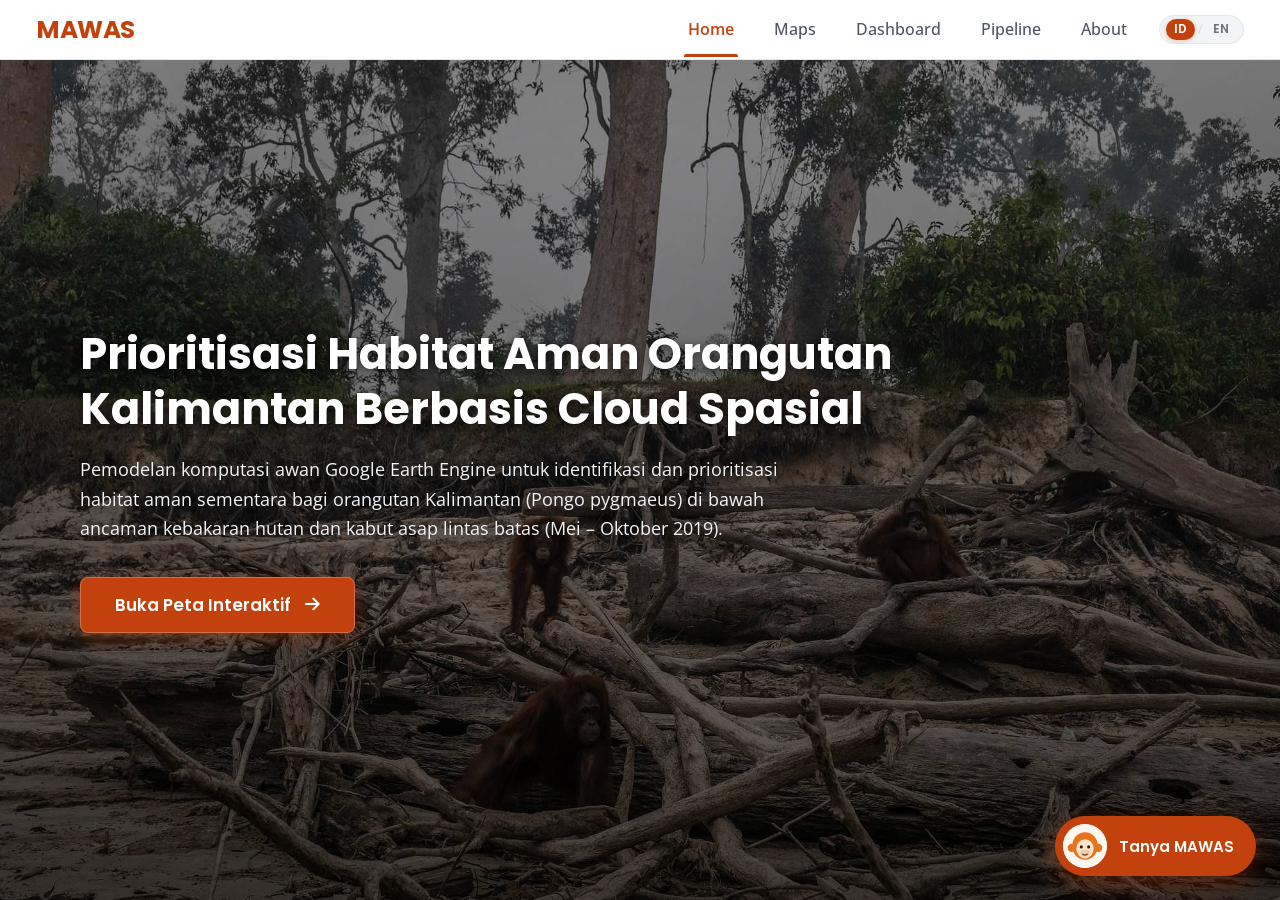
<file: index.html>
<!DOCTYPE html>
<html lang="id">
<head>
  <meta charset="UTF-8">
  <meta name="viewport" content="width=device-width, initial-scale=1.0">
  <title>MAWAS | Protecting Habitat, Prioritizing Safe Havens</title>
  
  <!-- Font Awesome -->
  <link rel="stylesheet" href="https://cdnjs.cloudflare.com/ajax/libs/font-awesome/6.4.0/css/all.min.css">
  
  <!-- Fonts -->
  <link rel="preconnect" href="https://fonts.googleapis.com">
  <link rel="preconnect" href="https://fonts.gstatic.com" crossorigin>
  <link href="https://fonts.googleapis.com/css2?family=Open+Sans:wght@400;500;600;700&family=Poppins:wght@600;700;800&display=swap" rel="stylesheet">
  
  <!-- Stylesheet -->
  <link rel="stylesheet" href="css/style.css">
  <link rel="stylesheet" href="css/chatbot.css">
</head>
<body>

  <!-- Minimalist Navbar (JagaGajah Style) -->
  <nav class="site-nav">
    <a href="index.html" class="nav-brand">MAWAS</a>
    
    <div class="nav-right-container">
      <ul class="nav-menu">
        <li class="active"><a href="index.html" data-i18n="nav_home">Home</a></li>
        <li><a href="peta.html" data-i18n="nav_maps">Maps</a></li>
        <li><a href="dashboard.html" data-i18n="nav_dashboard">Dashboard</a></li>
        <li><a href="pipeline.html" data-i18n="nav_pipeline">Pipeline</a></li>
        <li><a href="about.html" data-i18n="nav_about">About</a></li>
      </ul>

      <!-- Language Switcher (ID / EN) -->
      <div class="lang-switch-box">
        <button class="lang-btn active" id="btn-lang-id" data-lang="id" title="Bahasa Indonesia">ID</button>
        <span class="lang-divider">/</span>
        <button class="lang-btn" id="btn-lang-en" data-lang="en" title="English">EN</button>
      </div>
    </div>
  </nav>

  <!-- Hero Section with Foto Home/Home.jpg Background -->
  <main class="hero-wrapper">
    <div class="hero-box">
      <h1 class="hero-title" data-i18n="home_subtitle">
        Prioritisasi Habitat Aman Orangutan Kalimantan Berbasis Cloud Spasial
      </h1>
      <p class="hero-subtitle" data-i18n="home_desc">
        Pemodelan komputasi awan Google Earth Engine untuk identifikasi dan prioritisasi habitat aman sementara bagi orangutan Kalimantan (Pongo pygmaeus) di bawah ancaman kebakaran hutan dan kabut asap lintas batas (Mei – Oktober 2019).
      </p>

      <!-- Get Started Button with Slide Right Animation (Opens in New Tab) -->
      <a href="peta.html" target="_blank" class="btn-slide-right" id="btn-get-started" title="Buka Peta di Tab Baru">
        <span data-i18n="home_btn_get_started">Buka Peta Interaktif</span>
        <span class="btn-icon"><i class="fas fa-arrow-right"></i></span>
      </a>

    </div>
  </main>

  <!-- Translation Engine -->
  <script src="js/i18n.js"></script>
  <script src="js/config.js"></script>

  <!-- Tanya MAWAS FAQ Widget (Index Only) -->
  <script src="js/chatbot-faq.js"></script>
  <script src="js/chatbot.js"></script>
</body>
</html>
</file>
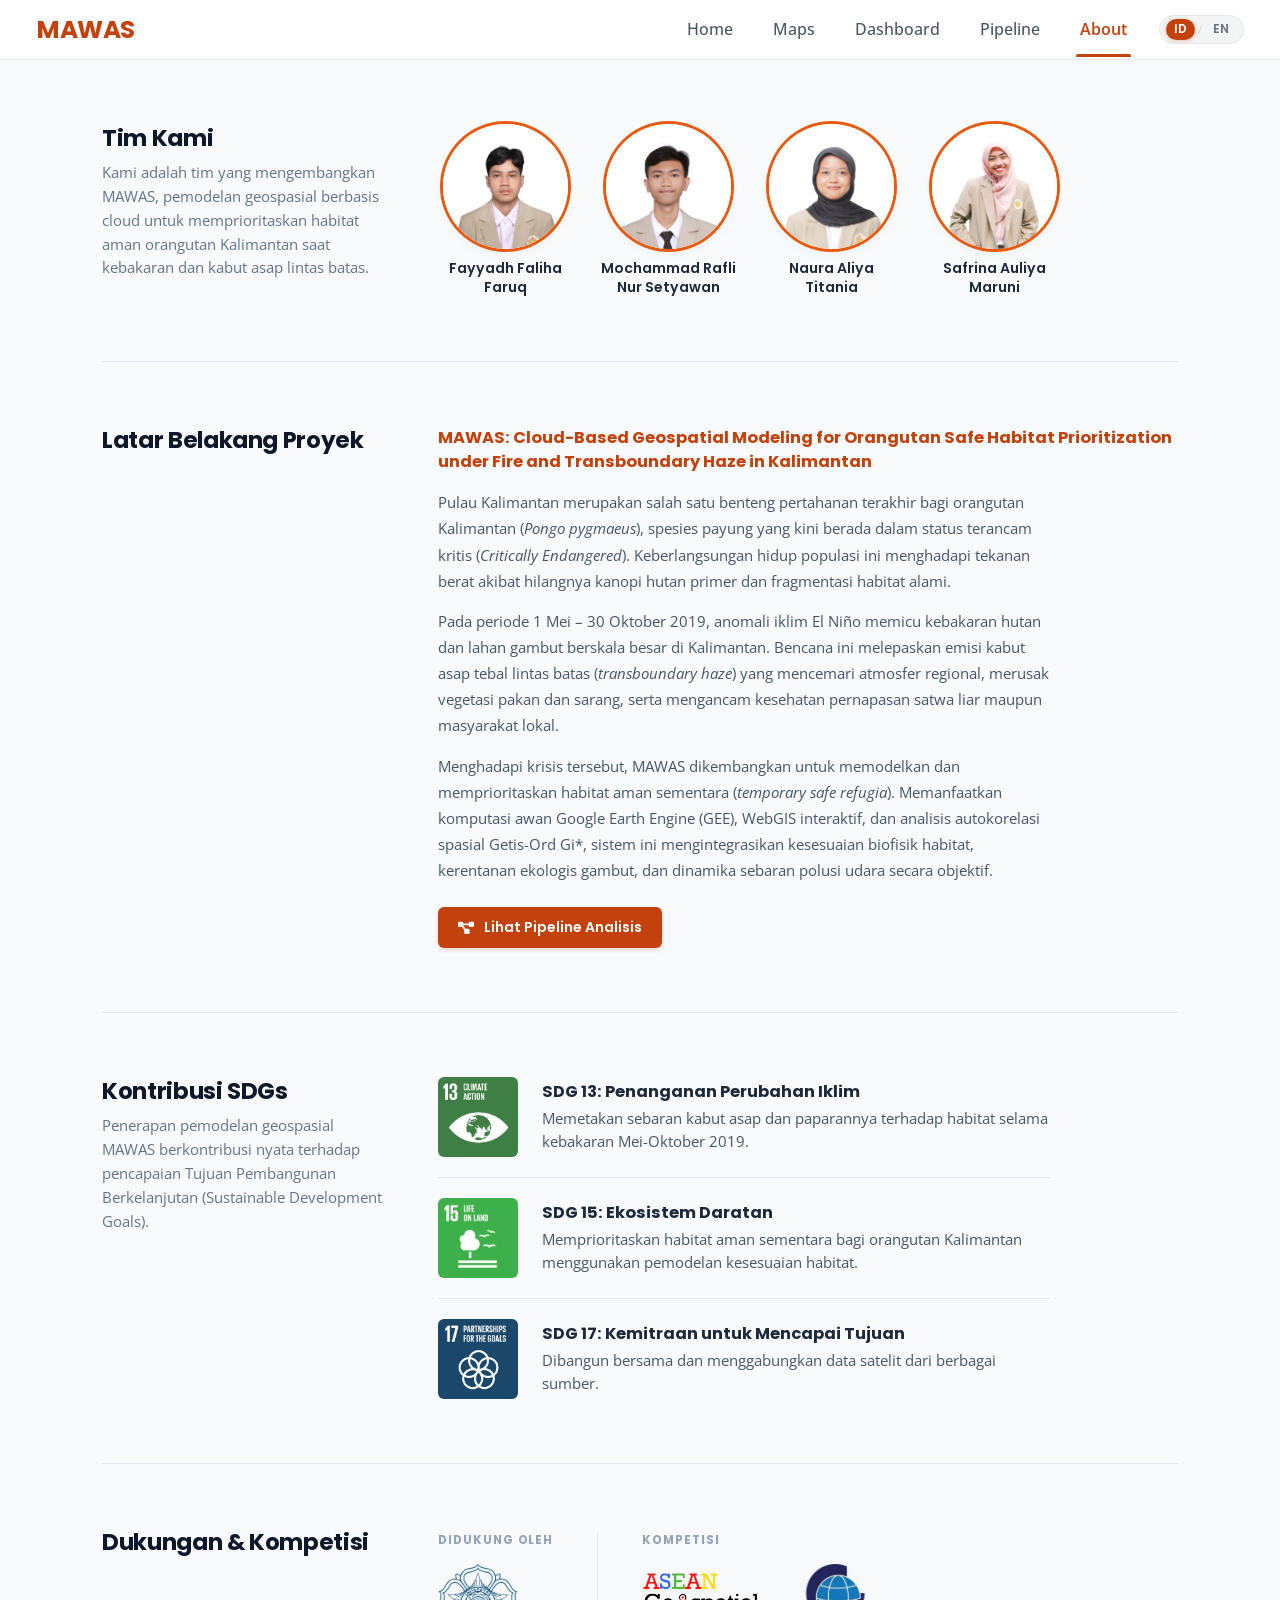
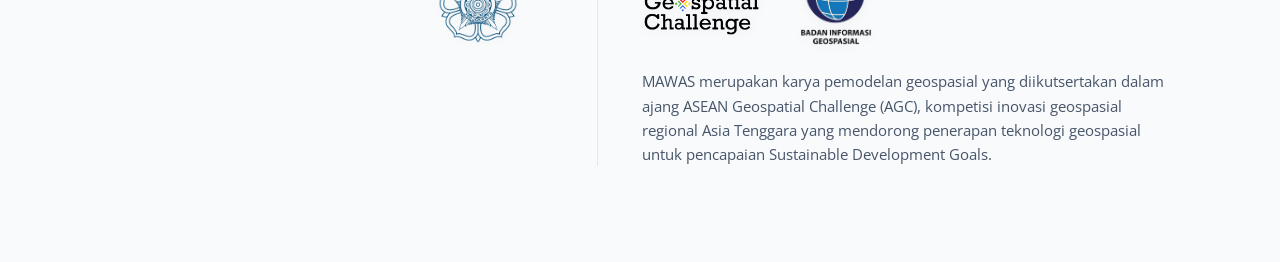
<file: about.html>
<!DOCTYPE html>
<html lang="id">

<head>
  <meta charset="UTF-8">
  <meta name="viewport" content="width=device-width, initial-scale=1.0">
  <title data-i18n="about_page_title">MAWAS | About</title>

  <!-- Fonts -->
  <link rel="preconnect" href="https://fonts.googleapis.com">
  <link rel="preconnect" href="https://fonts.gstatic.com" crossorigin>
  <link
    href="https://fonts.googleapis.com/css2?family=Open+Sans:wght@400;500;600;700&family=Poppins:wght@600;700;800&display=swap"
    rel="stylesheet">
  <link rel="stylesheet" href="https://cdnjs.cloudflare.com/ajax/libs/font-awesome/6.4.0/css/all.min.css">

  <!-- Core & About Stylesheet -->
  <link rel="stylesheet" href="css/style.css">
  <link rel="stylesheet" href="css/about.css?v=6">
</head>

<body>

  <!-- Minimalist Navbar -->
  <nav class="site-nav">
    <a href="index.html" class="nav-brand">MAWAS</a>

    <div class="nav-right-container">
      <ul class="nav-menu">
        <li><a href="index.html" data-i18n="nav_home">Home</a></li>
        <li><a href="peta.html" data-i18n="nav_maps">Maps</a></li>
        <li><a href="dashboard.html" data-i18n="nav_dashboard">Dashboard</a></li>
        <li><a href="pipeline.html" data-i18n="nav_pipeline">Pipeline</a></li>
        <li class="active"><a href="about.html" data-i18n="nav_about">About</a></li>
      </ul>

      <!-- Language Switcher (ID / EN) -->
      <div class="lang-switch-box">
        <button class="lang-btn active" id="btn-lang-id" data-lang="id" title="Bahasa Indonesia">ID</button>
        <span class="lang-divider">/</span>
        <button class="lang-btn" id="btn-lang-en" data-lang="en" title="English">EN</button>
      </div>
    </div>
  </nav>

  <!-- About Main Container -->
  <main class="about-fullscreen-wrapper">

    <!-- ==========================================
         SECTION 1: OUR TEAM (TIM KAMI)
         ========================================== -->
    <section class="about-row-section" id="about-team">
      <div class="about-col-meta">
        <h2 class="about-sec-title" data-i18n="about_team_title">Tim Kami</h2>
        <p class="about-sec-lead" data-i18n="about_team_intro">
          Kami adalah tim yang mengembangkan MAWAS, pemodelan geospasial berbasis cloud untuk memprioritaskan habitat aman orangutan Kalimantan saat kebakaran dan kabut asap lintas batas.
        </p>
      </div>

      <div class="about-col-content">
        <div class="team-members-row" style="display: flex; flex-direction: row; flex-wrap: wrap; gap: 28px; justify-content: flex-start; align-items: flex-start;">
          <!-- Member 1: Fayyadh Faliha Faruq -->
          <div class="team-member-item" style="display: flex; flex-direction: column; align-items: center; text-align: center; flex: 0 0 135px; width: 135px;">
            <div class="team-photo-wrap">
              <img class="team-photo-img" src="About/Fayyadh%20Faliha%20Faruq.png" alt="Fayyadh Faliha Faruq">
            </div>
            <h3 class="team-name">Fayyadh Faliha Faruq</h3>
          </div>

          <!-- Member 2: Mochammad Rafli Nur Setyawan -->
          <div class="team-member-item" style="display: flex; flex-direction: column; align-items: center; text-align: center; flex: 0 0 135px; width: 135px;">
            <div class="team-photo-wrap">
              <img class="team-photo-img" src="About/Mochammad%20Rafli%20Nur%20Setyawan.png" alt="Mochammad Rafli Nur Setyawan">
            </div>
            <h3 class="team-name">Mochammad Rafli Nur Setyawan</h3>
          </div>

          <!-- Member 3: Naura Aliya Titania -->
          <div class="team-member-item" style="display: flex; flex-direction: column; align-items: center; text-align: center; flex: 0 0 135px; width: 135px;">
            <div class="team-photo-wrap">
              <img class="team-photo-img photo-naura" src="About/Naura%20Aliya%20Titania.png" alt="Naura Aliya Titania">
            </div>
            <h3 class="team-name">Naura Aliya Titania</h3>
          </div>

          <!-- Member 4: Safrina Auliya Maruni -->
          <div class="team-member-item" style="display: flex; flex-direction: column; align-items: center; text-align: center; flex: 0 0 135px; width: 135px;">
            <div class="team-photo-wrap">
              <img class="team-photo-img" src="About/Safrina%20Auliya%20Maruni.png" alt="Safrina Auliya Maruni">
            </div>
            <h3 class="team-name">Safrina Auliya Maruni</h3>
          </div>
        </div>
      </div>
    </section>

    <!-- ==========================================
         SECTION 2: PROJECT BACKGROUND (LATAR BELAKANG PROYEK)
         ========================================== -->
    <section class="about-row-section" id="about-background">
      <div class="about-col-meta">
        <h2 class="about-sec-title" data-i18n="about_bg_title">Latar Belakang Proyek</h2>
      </div>

      <div class="about-col-content">
        <div class="about-official-subtitle" data-i18n="about_bg_official_title">
          MAWAS: Cloud-Based Geospatial Modeling for Orangutan Safe Habitat Prioritization under Fire and Transboundary Haze in Kalimantan
        </div>
        <div class="about-prose-body">
          <p class="about-prose-p" data-i18n="about_bg_p1">
            Pulau Kalimantan merupakan salah satu benteng pertahanan terakhir bagi orangutan Kalimantan (<em>Pongo pygmaeus</em>), spesies payung yang kini berada dalam status terancam kritis (<em>Critically Endangered</em>). Keberlangsungan hidup populasi ini menghadapi tekanan berat akibat hilangnya kanopi hutan primer dan fragmentasi habitat alami.
          </p>
          <p class="about-prose-p" data-i18n="about_bg_p2">
            Pada periode 1 Mei – 30 Oktober 2019, anomali iklim El Niño memicu kebakaran hutan dan lahan gambut berskala besar di Kalimantan. Bencana ini melepaskan emisi kabut asap tebal lintas batas (<em>transboundary haze</em>) yang mencemari atmosfer regional, merusak vegetasi pakan dan sarang, serta mengancam kesehatan pernapasan satwa liar maupun masyarakat lokal.
          </p>
          <p class="about-prose-p" data-i18n="about_bg_p3">
            Menghadapi krisis tersebut, MAWAS dikembangkan untuk memodelkan dan memprioritaskan habitat aman sementara (<em>temporary safe refugia</em>). Memanfaatkan komputasi awan Google Earth Engine (GEE), WebGIS interaktif, dan analisis autokorelasi spasial Getis-Ord Gi*, sistem ini mengintegrasikan kesesuaian biofisik habitat, kerentanan ekologis gambut, dan dinamika sebaran polusi udara secara objektif.
          </p>
        </div>

        <a href="pipeline.html" class="about-btn-pipeline">
          <i class="fas fa-project-diagram"></i>
          <span data-i18n="about_btn_pipeline">Lihat Pipeline Analisis</span>
        </a>
      </div>
    </section>

    <!-- ==========================================
         SECTION 3: SDGS CONTRIBUTION (KONTRIBUSI SDGS)
         ========================================== -->
    <section class="about-row-section" id="about-sdgs">
      <div class="about-col-meta">
        <h2 class="about-sec-title" data-i18n="about_sdgs_title">Kontribusi SDGs</h2>
        <p class="about-sec-lead" data-i18n="about_sdgs_intro">
          Penerapan pemodelan geospasial MAWAS berkontribusi nyata terhadap pencapaian Tujuan Pembangunan Berkelanjutan (Sustainable Development Goals).
        </p>
      </div>

      <div class="about-col-content">
        <div class="about-sdgs-list">
          <!-- SDG 13 -->
          <div class="about-sdg-row">
            <div class="sdg-logo-wrap">
              <img class="sdg-logo-img" src="About/LogoSDGS13.png" alt="SDG 13 - Climate Action">
            </div>
            <div class="sdg-info-wrap">
              <h3 class="sdg-row-title" data-i18n="about_sdg13_title">SDG 13: Penanganan Perubahan Iklim</h3>
              <p class="sdg-row-desc" data-i18n="about_sdg13_desc">
                Memetakan sebaran kabut asap dan paparannya terhadap habitat selama kebakaran Mei-Oktober 2019.
              </p>
            </div>
          </div>

          <!-- SDG 15 -->
          <div class="about-sdg-row">
            <div class="sdg-logo-wrap">
              <img class="sdg-logo-img" src="About/LogoSDGS15.png" alt="SDG 15 - Life on Land">
            </div>
            <div class="sdg-info-wrap">
              <h3 class="sdg-row-title" data-i18n="about_sdg15_title">SDG 15: Ekosistem Daratan</h3>
              <p class="sdg-row-desc" data-i18n="about_sdg15_desc">
                Memprioritaskan habitat aman sementara bagi orangutan Kalimantan menggunakan pemodelan kesesuaian habitat.
              </p>
            </div>
          </div>

          <!-- SDG 17 -->
          <div class="about-sdg-row">
            <div class="sdg-logo-wrap">
              <img class="sdg-logo-img" src="About/LogoSDGS17.jpg" alt="SDG 17 - Partnerships for the Goals">
            </div>
            <div class="sdg-info-wrap">
              <h3 class="sdg-row-title" data-i18n="about_sdg17_title">SDG 17: Kemitraan untuk Mencapai Tujuan</h3>
              <p class="sdg-row-desc" data-i18n="about_sdg17_desc">
                Dibangun bersama dan menggabungkan data satelit dari berbagai sumber.
              </p>
            </div>
          </div>
        </div>
      </div>
    </section>

    <!-- ==========================================
         SECTION 4: SUPPORTED BY + COMPETITION (STRIP TERPADU)
         ========================================== -->
    <section class="about-row-section about-section-last" id="about-affiliation">
      <div class="about-col-meta">
        <h2 class="about-sec-title" data-i18n="about_supported_title">Dukungan & Kompetisi</h2>
      </div>

      <div class="about-col-content">
        <div class="about-affiliation-strip">
          <!-- Subgroup Kiri: Didukung oleh -->
          <div class="affiliation-subgroup affiliation-left">
            <span class="affiliation-label" data-i18n="about_supported_label">Didukung oleh</span>
            <div class="affiliation-item">
              <img class="affiliation-logo logo-ugm" src="About/LogoUGM.png" alt="Universitas Gadjah Mada">
            </div>
          </div>

          <!-- Garis Pemisah Vertikal Tipis -->
          <div class="affiliation-divider"></div>

          <!-- Subgroup Kanan: Kompetisi -->
          <div class="affiliation-subgroup affiliation-right">
            <span class="affiliation-label" data-i18n="about_comp_label">Kompetisi</span>
            <div class="competition-logos-row">
              <div class="affiliation-item">
                <img class="affiliation-logo logo-agc" src="About/LogoAGC.png" alt="ASEAN Geospatial Challenge">
              </div>
              <div class="affiliation-item">
                <img class="affiliation-logo logo-big" src="About/LogoBIG.png" alt="Badan Informasi Geospasial">
              </div>
            </div>
            <p class="competition-summary-desc" data-i18n="about_comp_desc">
              MAWAS merupakan karya pemodelan geospasial yang diikutsertakan dalam ajang ASEAN Geospatial Challenge (AGC), kompetisi inovasi geospasial regional Asia Tenggara yang mendorong penerapan teknologi geospasial untuk pencapaian Sustainable Development Goals.
            </p>
          </div>
        </div>
      </div>
    </section>

  </main>

  <!-- Multi-Language Translator Engine -->
  <script src="js/i18n.js"></script>
</body>

</html>
</file>
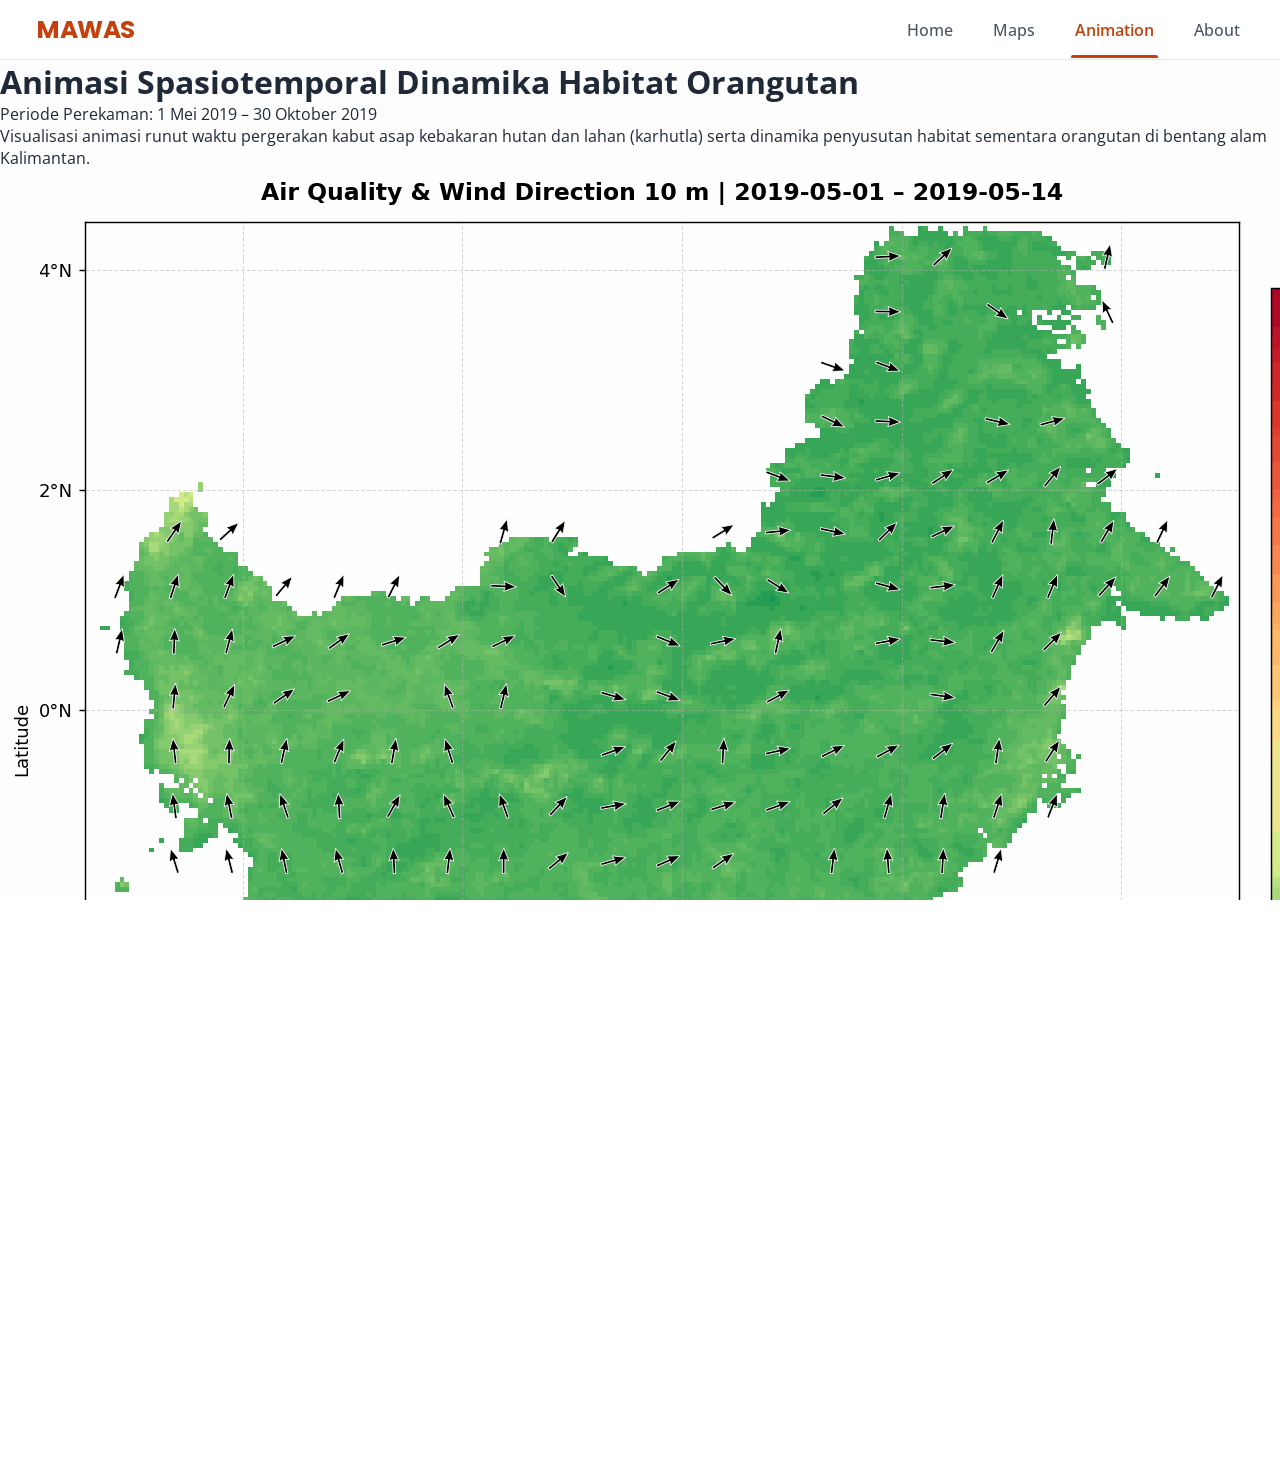
<file: animasi.html>
<!DOCTYPE html>
<html lang="id">

<head>
  <meta charset="UTF-8">
  <meta name="viewport" content="width=device-width, initial-scale=1.0">
  <title>Animation | MAWAS Geospatial Platform</title>

  <!-- Fonts -->
  <link rel="preconnect" href="https://fonts.googleapis.com">
  <link rel="preconnect" href="https://fonts.gstatic.com" crossorigin>
  <link
    href="https://fonts.googleapis.com/css2?family=Open+Sans:wght@400;500;600;700&family=Poppins:wght@600;700;800&display=swap"
    rel="stylesheet">

  <!-- Stylesheet -->
  <link rel="stylesheet" href="css/style.css">
</head>

<body style="background: #fdfdfd;">

  <!-- Minimalist Navbar (JagaGajah Style) -->
  <nav class="site-nav">
    <a href="index.html" class="nav-brand">MAWAS</a>

    <ul class="nav-menu">
      <li><a href="index.html">Home</a></li>
      <li><a href="peta.html">Maps</a></li>
      <li class="active"><a href="animasi.html">Animation</a></li>
      <li><a href="about.html">About</a></li>
    </ul>
  </nav>

  <!-- Clean GIF Showcase (Without Sliders / Buttons) -->
  <main class="animation-page-wrapper">
    <div class="anim-header">
      <h1 class="anim-title">Animasi Spasiotemporal Dinamika Habitat Orangutan</h1>
      <div class="anim-period-badge">
        Periode Perekaman: 1 Mei 2019 – 30 Oktober 2019
      </div>
      <p class="anim-desc">
        Visualisasi animasi runut waktu pergerakan kabut asap kebakaran hutan dan lahan (karhutla) serta dinamika
        penyusutan habitat sementara orangutan di bentang alam Kalimantan.
      </p>
    </div>

    <!-- GIF Container (Auto-looping Animated Image) -->
    <div class="gif-frame-container" id="gif-container">
      <img id="gif-display" class="gif-image" src="assets/animations/mawas_animation.gif"
        onerror="this.onerror=null; this.src='assets/images/methodology-flowchart.jpg';"
        alt="Animasi Spasiotemporal Habitat Orangutan 1 Mei 2019 - 30 Oktober 2019">
    </div>

    <!-- Dynamic Legend & Brief Academic Context -->
    <div class="anim-notes-box">
      <h4>Interpretasi Dinamika (Mei – Oktober 2019)</h4>
      <p>
        Animasi ini merekam fluktuasi spasial selama 6 bulan krisis kebakaran El-Niño 2019. Pada bulan Mei–Juni, habitat
        relatif stabil di kubah gambut Mawas dan Sebangau. Memasuki puncak kekeringan Juli–September, lonjakan titik api
        dan emisi PM2.5 memicu kabut asap lintas batas (<em>transboundary haze</em>) yang menekan luasan habitat
        sementara orangutan hingga terkonsentrasi di kantong-kantong inti kanopi yang tersisa.
      </p>

      <!-- Optional Local GIF Selector (discreet) -->
      <div
        style="margin-top: 14px; padding-top: 10px; border-top: 1px dashed var(--border-color); display: flex; align-items: center; justify-content: space-between; font-size: 0.84rem; color: #6b7280;">
        <span>Format berkas: <code>assets/animations/mawas_animation.gif</code></span>
        <label for="select-gif" style="cursor: pointer; color: var(--primary-green); font-weight: 600;">
          Pilih berkas GIF lain &rarr;
        </label>
        <input type="file" id="select-gif" accept="image/gif" style="display: none;">
      </div>
    </div>
  </main>

  <script src="js/config.js"></script>
  <script>
    // File selector helper if user wants to preview their GIF immediately
    const input = document.getElementById('select-gif');
    const img = document.getElementById('gif-display');
    if (input && img) {
      input.addEventListener('change', (e) => {
        const file = e.target.files[0];
        if (file) {
          img.src = URL.createObjectURL(file);
        }
      });
    }
  </script>
</body>

</html>
</file>
<file: css/style.css>
/* ==========================================================================
   MAWAS GEOSPATIAL - Clean, Minimalist WebGIS Design System
   Theme: Oren Kemerahan (Borneo Peatland, Canopy & Fire Crisis Dynamics)
   Clean, Professional, Non-AI-Slop Cartographic Aesthetics
   ========================================================================== */

@import url('https://fonts.googleapis.com/css2?family=Open+Sans:wght@300;400;500;600;700&family=Poppins:wght@500;600;700;800&display=swap');

:root {
  /* Palet Warna: Oren Kemerahan (Warm Reddish-Orange / Terracotta) */
  --primary: #c2410c;         /* Oren kemerahan utama */
  --primary-dark: #9a3412;    /* Oren kemerahan tua (hover/active) */
  --primary-deep: #7c2d12;
  --accent: #ea580c;          /* Oren terang */
  --accent-light: #f97316;
  --subtle-bg: #fff7ed;       /* Background lembut oren muda */
  --subtle-border: #fed7aa;
  
  --text-dark: #1f2937;
  --text-body: #4b5563;
  --text-muted: #6b7280;
  
  --bg-dashboard: #f8fafc;
  --card-bg: #ffffff;
  --border-color: #e5e7eb;
}

* {
  box-sizing: border-box;
  margin: 0;
  padding: 0;
}

html, body {
  font-family: 'Open Sans', -apple-system, BlinkMacSystemFont, sans-serif;
  color: var(--text-dark);
  background-color: #ffffff;
  height: 100vh;
  overflow: hidden; /* Fix seukuran layar tanpa scrollbar */
}

/* ==========================================================================
   Navbar
   ========================================================================== */
.site-nav {
  height: 60px;
  background: #ffffff;
  display: flex;
  align-items: center;
  justify-content: space-between;
  padding: 0 36px;
  border-bottom: 1px solid var(--border-color);
  position: relative;
  z-index: 1000;
  flex-shrink: 0;
}

.nav-brand {
  font-family: 'Poppins', sans-serif;
  font-size: 1.55rem;
  font-weight: 700;
  color: var(--primary);
  text-decoration: none;
  letter-spacing: -0.5px;
}

.nav-right-container {
  display: flex;
  align-items: center;
  gap: 28px;
}

/* Language Switcher */
.lang-switch-box {
  display: inline-flex;
  align-items: center;
  background: #f3f4f6;
  border: 1px solid #e5e7eb;
  border-radius: 20px;
  padding: 3px 6px;
  gap: 3px;
}

.lang-btn {
  background: none;
  border: none;
  font-family: 'Poppins', sans-serif;
  font-size: 0.75rem;
  font-weight: 600;
  color: #6b7280;
  padding: 3px 8px;
  border-radius: 12px;
  cursor: pointer;
  transition: all 0.2s ease;
  line-height: 1.2;
}

.lang-btn:hover {
  color: var(--primary);
}

.lang-btn.active {
  background: var(--primary);
  color: #ffffff;
  box-shadow: 0 1px 4px rgba(194, 65, 12, 0.3);
}

.lang-divider {
  font-size: 0.72rem;
  color: #d1d5db;
  user-select: none;
}

.nav-menu {
  display: flex;
  align-items: center;
  gap: 32px;
  list-style: none;
}

.nav-menu a {
  font-family: 'Open Sans', sans-serif;
  font-size: 0.98rem;
  font-weight: 500;
  color: #4b5563;
  text-decoration: none;
  padding: 17px 4px;
  position: relative;
  transition: color 0.2s ease;
}

.nav-menu a:hover {
  color: var(--primary);
}

.nav-menu .active a {
  color: var(--primary);
  font-weight: 600;
}

.nav-menu .active a::after {
  content: '';
  position: absolute;
  bottom: 0;
  left: 0;
  right: 0;
  height: 3px;
  background-color: var(--primary);
  border-radius: 2px 2px 0 0;
}

/* ==========================================================================
   Home Hero Section
   ========================================================================== */
.hero-wrapper {
  position: relative;
  height: calc(100vh - 60px);
  width: 100%;
  display: flex;
  align-items: center;
  padding: 0 80px;
  background: linear-gradient(rgba(0, 0, 0, 0.42), rgba(0, 0, 0, 0.68)), 
              url('../Foto Home/Home.jpg') center/cover no-repeat,
              url('../assets/images/Home.jpg') center/cover no-repeat;
  color: #ffffff;
  overflow: hidden;
}

.hero-box {
  max-width: 860px;
  z-index: 2;
  animation: fadeInSlideRight 0.8s cubic-bezier(0.16, 1, 0.3, 1) forwards;
}

@keyframes fadeInSlideRight {
  from {
    opacity: 0;
    transform: translateX(-24px);
  }
  to {
    opacity: 1;
    transform: translateX(0);
  }
}

.hero-title {
  font-family: 'Poppins', sans-serif;
  font-size: clamp(2rem, 3.4vw, 3.1rem);
  font-weight: 700;
  line-height: 1.25;
  color: #ffffff;
  margin-bottom: 18px;
  text-shadow: 0 2px 10px rgba(0, 0, 0, 0.6);
}

.hero-subtitle {
  font-size: 1.15rem;
  font-weight: 400;
  line-height: 1.6;
  color: #f3f4f6;
  margin-bottom: 34px;
  max-width: 720px;
  text-shadow: 0 1px 6px rgba(0, 0, 0, 0.5);
}

/* Tombol Get Started (Oren Kemerahan dengan Slide ke Kanan) */
.btn-slide-right {
  display: inline-flex;
  align-items: center;
  gap: 14px;
  background-color: var(--primary);
  color: #ffffff;
  font-family: 'Poppins', sans-serif;
  font-size: 1.05rem;
  font-weight: 600;
  padding: 14px 34px;
  border-radius: 8px;
  text-decoration: none;
  box-shadow: 0 4px 16px rgba(194, 65, 12, 0.4);
  position: relative;
  overflow: hidden;
  transition: all 0.35s cubic-bezier(0.16, 1, 0.3, 1);
  border: 1px solid rgba(255, 255, 255, 0.25);
}

.btn-slide-right .btn-icon {
  display: inline-flex;
  align-items: center;
  justify-content: center;
  transition: transform 0.3s cubic-bezier(0.16, 1, 0.3, 1);
}

.btn-slide-right:hover {
  background-color: var(--primary-dark);
  transform: translateX(10px);
  box-shadow: 0 8px 24px rgba(194, 65, 12, 0.55);
  color: #ffffff;
}

.btn-slide-right:hover .btn-icon {
  transform: translateX(8px);
}

.btn-slide-right::after {
  content: '';
  position: absolute;
  top: 0;
  left: -100%;
  width: 100%;
  height: 100%;
  background: linear-gradient(90deg, transparent, rgba(255, 255, 255, 0.35), transparent);
  transition: left 0.6s ease;
}

.btn-slide-right:hover::after {
  left: 100%;
}

/* ==========================================================================
   Halaman Peta (peta.html) - Fullscreen Viewport Seukuran Home
   ========================================================================== */
.map-viewport-wrapper {
  position: relative;
  height: calc(100vh - 60px);
  width: 100%;
  display: flex;
  overflow: hidden;
  background-color: #e5e7eb;
}

.map-main-area {
  flex: 1;
  height: 100%;
  position: relative;
  overflow: hidden;
  background-color: #f3f4f6;
}

/* Leaflet Canvas Fullsize */
#main-map {
  width: 100%;
  height: 100%;
  position: absolute;
  top: 0;
  left: 0;
  z-index: 1;
}

/* North Arrow (Arah Orientasi ArcGIS Online Style) */
.map-north-arrow {
  position: absolute;
  top: 20px;
  left: 20px;
  z-index: 100;
  background: #ffffff;
  border: 1px solid #d1d5db;
  border-radius: 8px;
  width: 38px;
  height: 48px;
  display: flex;
  flex-direction: column;
  align-items: center;
  justify-content: center;
  box-shadow: 0 2px 6px rgba(0, 0, 0, 0.12);
  user-select: none;
  pointer-events: none;
}

.map-north-arrow .north-letter {
  font-family: 'Poppins', sans-serif;
  font-size: 0.72rem;
  font-weight: 700;
  color: var(--primary);
  line-height: 1;
  margin-bottom: 2px;
}

.map-north-arrow .north-icon {
  color: var(--primary);
  font-size: 1.1rem;
  transform: rotate(-45deg);
}

/* Floating Legend on Map (Pojok Kiri Bawah) */
.map-legend-floating {
  position: absolute;
  bottom: 24px;
  left: 20px;
  z-index: 100;
  background: rgba(255, 255, 255, 0.95);
  backdrop-filter: blur(8px);
  border: 1px solid #e5e7eb;
  border-radius: 8px;
  padding: 12px 16px;
  box-shadow: 0 4px 16px rgba(0, 0, 0, 0.12);
  min-width: 260px;
  max-width: 300px;
  font-size: 0.75rem;
  transition: all 0.3s ease;
}

.legend-title {
  font-family: 'Poppins', sans-serif;
  font-weight: 700;
  font-size: 0.8rem;
  color: #1f2937;
  margin-bottom: 8px;
  display: flex;
  align-items: center;
  justify-content: space-between;
}

.legend-block {
  margin-bottom: 12px;
}

.legend-block:last-child {
  margin-bottom: 0;
}

.legend-header-row {
  display: flex;
  align-items: center;
  justify-content: space-between;
  margin-bottom: 5px;
  gap: 8px;
}

.legend-layer-name {
  font-weight: 600;
  color: #374151;
  font-size: 0.73rem;
  line-height: 1.2;
}

.legend-opacity-ctrl {
  display: flex;
  align-items: center;
  gap: 5px;
  background: #f3f4f6;
  border: 1px solid #e5e7eb;
  padding: 2px 6px;
  border-radius: 12px;
}

.legend-opacity-slider {
  -webkit-appearance: none;
  appearance: none;
  width: 50px;
  height: 4px;
  border-radius: 2px;
  background: #d1d5db;
  outline: none;
  cursor: pointer;
}

.legend-opacity-slider::-webkit-slider-thumb {
  -webkit-appearance: none;
  appearance: none;
  width: 10px;
  height: 10px;
  border-radius: 50%;
  background: var(--primary);
  cursor: pointer;
  box-shadow: 0 1px 3px rgba(0,0,0,0.3);
}

.legend-opacity-val {
  font-size: 0.65rem;
  font-weight: 600;
  color: #4b5563;
  min-width: 24px;
  text-align: right;
}

.legend-gradient-bar {
  height: 10px;
  border-radius: 4px;
  margin-bottom: 4px;
  border: 1px solid rgba(0,0,0,0.1);
}

.legend-labels {
  display: flex;
  justify-content: space-between;
  font-size: 0.68rem;
  color: #6b7280;
}

/* Sidebar Feature Opacity Slider */
.feature-opacity-ctrl {
  margin-top: 5px;
  display: flex;
  align-items: center;
  gap: 6px;
}

.feature-opacity-lbl {
  font-size: 0.68rem;
  color: #9ca3af;
  display: flex;
  align-items: center;
  gap: 3px;
}

.sidebar-opacity-slider {
  -webkit-appearance: none;
  appearance: none;
  flex: 1;
  max-width: 80px;
  height: 3px;
  border-radius: 2px;
  background: #e5e7eb;
  outline: none;
  cursor: pointer;
}

.sidebar-opacity-slider::-webkit-slider-thumb {
  -webkit-appearance: none;
  appearance: none;
  width: 10px;
  height: 10px;
  border-radius: 50%;
  background: var(--primary);
  cursor: pointer;
}

.sidebar-opacity-val {
  font-size: 0.66rem;
  font-weight: 600;
  color: var(--primary);
  min-width: 24px;
}

/* Info Modal */
.map-modal-overlay {
  display: none;
  position: absolute;
  top: 0;
  left: 0;
  width: 100%;
  height: 100%;
  background: rgba(0, 0, 0, 0.45);
  backdrop-filter: blur(4px);
  z-index: 200;
  align-items: center;
  justify-content: center;
}

.map-modal-overlay.active {
  display: flex;
}

.map-modal-box {
  background: #ffffff;
  border-radius: 12px;
  max-width: 540px;
  width: 90%;
  box-shadow: 0 10px 30px rgba(0, 0, 0, 0.25);
  overflow: hidden;
  animation: modalFadeIn 0.25s ease-out;
}

@keyframes modalFadeIn {
  from { opacity: 0; transform: translateY(-15px); }
  to { opacity: 1; transform: translateY(0); }
}

.map-modal-header {
  padding: 16px 20px;
  background: var(--primary);
  color: #ffffff;
  display: flex;
  align-items: center;
  justify-content: space-between;
}

.map-modal-header h4 {
  font-family: 'Poppins', sans-serif;
  font-size: 1rem;
  font-weight: 600;
  margin: 0;
}

.modal-close-btn {
  background: none;
  border: none;
  color: #ffffff;
  font-size: 1.1rem;
  cursor: pointer;
  padding: 4px;
  line-height: 1;
}

.map-modal-content {
  padding: 20px 24px;
  font-size: 0.85rem;
  color: #374151;
  line-height: 1.6;
}

.map-modal-content ul {
  padding-left: 20px;
  margin-top: 10px;
}

.map-modal-content li {
  margin-bottom: 8px;
}

/* Tombol Floating Tools di Sisi Kanan Peta (Kembali Warna Putih Bersih Seperti Semula) */
.map-floating-tools-white {
  position: absolute;
  top: 20px;
  right: 20px;
  display: flex;
  flex-direction: column;
  gap: 7px;
  z-index: 100;
}

.tool-white-btn {
  width: 38px;
  height: 38px;
  background: #ffffff;
  border: 1px solid #d1d5db;
  border-radius: 8px;
  display: flex;
  align-items: center;
  justify-content: center;
  color: #4b5563;
  font-size: 1rem;
  cursor: pointer;
  box-shadow: 0 2px 6px rgba(0, 0, 0, 0.12);
  transition: all 0.2s ease;
}

.tool-white-btn:hover {
  background: #ffffff;
  color: var(--primary);
  border-color: var(--primary);
  box-shadow: 0 3px 8px rgba(194, 65, 12, 0.2);
}

.tool-white-btn.active-tool {
  background: var(--primary);
  color: #ffffff;
  border-color: var(--primary);
  box-shadow: 0 4px 12px rgba(194, 65, 12, 0.4);
}

/* ==========================================================================
   Geospatial Measurement Floating Panel
   ========================================================================== */
.measure-floating-panel {
  position: absolute;
  top: 20px;
  right: 68px;
  width: 290px;
  background: rgba(255, 255, 255, 0.96);
  backdrop-filter: blur(8px);
  border: 1px solid #d1d5db;
  border-radius: 10px;
  box-shadow: 0 8px 24px rgba(0, 0, 0, 0.15);
  z-index: 150;
  overflow: hidden;
  animation: slideInRight 0.2s ease-out;
}

@keyframes slideInRight {
  from { opacity: 0; transform: translateX(10px); }
  to { opacity: 1; transform: translateX(0); }
}

.measure-panel-header {
  padding: 10px 14px;
  background: #f9fafb;
  border-bottom: 1px solid #e5e7eb;
  display: flex;
  align-items: center;
  justify-content: space-between;
}

.measure-panel-title {
  font-family: 'Poppins', sans-serif;
  font-size: 0.82rem;
  font-weight: 700;
  color: #1f2937;
  display: flex;
  align-items: center;
}

.measure-close-btn {
  background: none;
  border: none;
  font-size: 1.25rem;
  color: #9ca3af;
  cursor: pointer;
  line-height: 1;
  padding: 0 4px;
  transition: color 0.15s ease;
}

.measure-close-btn:hover {
  color: #1f2937;
}

.measure-panel-body {
  padding: 12px 14px;
}

.measure-mode-buttons {
  display: grid;
  grid-template-columns: 1fr 1fr;
  gap: 8px;
  margin-bottom: 12px;
}

.measure-mode-btn {
  display: flex;
  align-items: center;
  justify-content: center;
  gap: 6px;
  background: #f3f4f6;
  border: 1px solid #e5e7eb;
  border-radius: 6px;
  padding: 8px 10px;
  font-family: 'Poppins', sans-serif;
  font-size: 0.76rem;
  font-weight: 600;
  color: #4b5563;
  cursor: pointer;
  transition: all 0.2s ease;
}

.measure-mode-btn:hover {
  border-color: var(--primary);
  color: var(--primary);
  background: #fff;
}

.measure-mode-btn.active {
  background: var(--primary);
  color: #ffffff;
  border-color: var(--primary);
  box-shadow: 0 2px 6px rgba(194, 65, 12, 0.3);
}

.measure-info-card {
  background: #f9fafb;
  border: 1px dashed #d1d5db;
  border-radius: 6px;
  padding: 10px 12px;
  margin-bottom: 12px;
}

.measure-instructions {
  font-size: 0.74rem;
  color: #6b7280;
  line-height: 1.45;
}

.measure-result-display {
  margin-top: 8px;
  padding-top: 8px;
  border-top: 1px solid #e5e7eb;
}

.measure-result-label {
  font-size: 0.72rem;
  font-weight: 600;
  color: #4b5563;
  text-transform: uppercase;
  letter-spacing: 0.3px;
}

.measure-result-value {
  font-family: 'Poppins', sans-serif;
  font-size: 1.15rem;
  font-weight: 700;
  color: var(--primary);
  margin-top: 2px;
}

.measure-footer-actions {
  display: flex;
  gap: 8px;
  justify-content: flex-end;
}

.measure-action-btn {
  display: inline-flex;
  align-items: center;
  gap: 5px;
  padding: 6px 12px;
  border-radius: 6px;
  font-family: 'Poppins', sans-serif;
  font-size: 0.74rem;
  font-weight: 600;
  border: 1px solid transparent;
  cursor: pointer;
  transition: all 0.2s ease;
}

.measure-action-btn.btn-danger {
  background: #fef2f2;
  color: #dc2626;
  border-color: #fecaca;
}

.measure-action-btn.btn-danger:hover:not(:disabled) {
  background: #dc2626;
  color: #ffffff;
}

.measure-action-btn:disabled {
  opacity: 0.5;
  cursor: not-allowed;
}

.measure-action-btn.btn-finish {
  background: #ecfdf5;
  color: #059669;
  border-color: #a7f3d0;
}

.measure-action-btn.btn-finish:hover {
  background: #059669;
  color: #ffffff;
}

/* Measurement Map Tooltips */
.measure-tooltip {
  background: rgba(17, 24, 39, 0.9) !important;
  color: #ffffff !important;
  border: none !important;
  border-radius: 4px !important;
  font-size: 0.73rem !important;
  font-family: 'Poppins', sans-serif !important;
  font-weight: 600 !important;
  padding: 3px 8px !important;
  box-shadow: 0 2px 6px rgba(0, 0, 0, 0.25) !important;
}

.measure-tooltip::before {
  border-top-color: rgba(17, 24, 39, 0.9) !important;
}

/* ==========================================================================
   Swipe / Split-Screen Comparison
   ========================================================================== */
.swipe-floating-toolbar {
  position: absolute;
  top: 18px;
  left: 50%;
  transform: translateX(-50%);
  z-index: 550;
  background: rgba(255, 255, 255, 0.96);
  backdrop-filter: blur(8px);
  border: 1px solid #d1d5db;
  border-radius: 30px;
  box-shadow: 0 6px 20px rgba(0, 0, 0, 0.15);
  padding: 6px 14px;
  animation: fadeInDown 0.25s ease-out;
}

@keyframes fadeInDown {
  from { opacity: 0; transform: translate(-50%, -10px); }
  to { opacity: 1; transform: translate(-50%, 0); }
}

.swipe-toolbar-content {
  display: flex;
  align-items: center;
  gap: 12px;
}

.swipe-badge {
  font-family: 'Poppins', sans-serif;
  font-size: 0.76rem;
  font-weight: 700;
  color: var(--primary);
  display: flex;
  align-items: center;
  gap: 6px;
  padding-right: 10px;
  border-right: 1px solid #e5e7eb;
  white-space: nowrap;
}

.swipe-select-group {
  display: flex;
  align-items: center;
  gap: 6px;
}

.swipe-select-group label {
  font-size: 0.73rem;
  font-weight: 600;
  color: #4b5563;
  white-space: nowrap;
}

.swipe-select {
  font-family: 'Open Sans', sans-serif;
  font-size: 0.74rem;
  font-weight: 600;
  color: #1f2937;
  background: #f9fafb;
  border: 1px solid #d1d5db;
  border-radius: 6px;
  padding: 4px 8px;
  outline: none;
  cursor: pointer;
  transition: border-color 0.15s ease;
}

.swipe-select:focus {
  border-color: var(--primary);
}

.swipe-icon-divider {
  color: var(--primary);
  font-size: 0.85rem;
  opacity: 0.8;
}

.swipe-close-btn {
  background: none;
  border: none;
  font-size: 1.25rem;
  color: #9ca3af;
  cursor: pointer;
  line-height: 1;
  padding: 0 4px;
  margin-left: 4px;
  transition: color 0.15s ease;
}

.swipe-close-btn:hover {
  color: #dc2626;
}

/* Vertical Swipe Divider */
.swipe-divider {
  position: absolute;
  top: 0;
  bottom: 0;
  width: 3px;
  background: var(--primary);
  z-index: 540;
  cursor: ew-resize;
  box-shadow: 0 0 10px rgba(0, 0, 0, 0.4);
  pointer-events: auto;
}

/* Custom Leaflet Panes for Swipe / Split-Screen Mode */
.leaflet-swipeLeftPane-pane,
.leaflet-swipeRightPane-pane {
  pointer-events: none;
}

.swipe-handle {
  position: absolute;
  top: 50%;
  left: 50%;
  transform: translate(-50%, -50%);
  width: 36px;
  height: 36px;
  background: #ffffff;
  border: 3px solid var(--primary);
  border-radius: 50%;
  box-shadow: 0 3px 10px rgba(0, 0, 0, 0.35);
  display: flex;
  align-items: center;
  justify-content: center;
  color: var(--primary);
  font-size: 0.9rem;
  cursor: ew-resize;
  user-select: none;
  transition: transform 0.1s ease;
}

.swipe-handle:hover,
.swipe-divider:active .swipe-handle {
  transform: translate(-50%, -50%) scale(1.12);
  background: var(--primary);
  color: #ffffff;
}

/* Panel Samping Peta (Sidebar) */
.map-feature-sidebar {
  width: 360px;
  height: 100%;
  background: #ffffff;
  border-left: 1px solid var(--border-color);
  box-shadow: -4px 0 16px rgba(0, 0, 0, 0.06);
  z-index: 100;
  overflow-y: auto;
  padding: 24px 20px 30px;
  display: flex;
  flex-direction: column;
  flex-shrink: 0;
}

/* Deskripsi Peta (Tanpa Label AI yang Mengganggu) */
.map-desc-section {
  margin-bottom: 14px;
}

.map-desc-header {
  font-family: 'Poppins', sans-serif;
  font-size: 1.15rem;
  font-weight: 700;
  color: var(--primary);
  line-height: 1.25;
  margin-bottom: 8px;
}

.map-desc-body {
  font-size: 0.82rem;
  color: #4b5563;
  line-height: 1.55;
  text-align: justify;
}

/* Garis Batas Pemisah */
.section-divider {
  height: 1px;
  background: #e5e7eb;
  margin: 16px 0;
}

.map-feature-title {
  font-family: 'Poppins', sans-serif;
  font-size: 1.08rem;
  font-weight: 700;
  color: var(--primary);
  letter-spacing: 0.5px;
  margin-bottom: 16px;
  text-transform: uppercase;
}

.feature-list {
  display: flex;
  flex-direction: column;
  gap: 15px;
}

.feature-item {
  display: flex;
  align-items: flex-start;
  gap: 12px;
}

.feature-info {
  flex: 1;
}

.feature-name {
  font-size: 0.9rem;
  font-weight: 600;
  color: #1f2937;
  line-height: 1.3;
  margin-bottom: 2px;
}

.feature-desc {
  font-size: 0.75rem;
  color: #6b7280;
  line-height: 1.35;
}

/* Switch Toggle (Oren Kemerahan) */
.clean-switch {
  position: relative;
  display: inline-block;
  width: 36px;
  height: 19px;
  flex-shrink: 0;
  margin-top: 2px;
}

.clean-switch input {
  opacity: 0;
  width: 0;
  height: 0;
}

.clean-slider {
  position: absolute;
  cursor: pointer;
  top: 0;
  left: 0;
  right: 0;
  bottom: 0;
  background-color: #d1d5db;
  transition: 0.25s;
  border-radius: 20px;
}

.clean-slider:before {
  position: absolute;
  content: "";
  height: 13px;
  width: 13px;
  left: 3px;
  bottom: 3px;
  background-color: #ffffff;
  transition: 0.25s;
  border-radius: 50%;
  box-shadow: 0 1px 3px rgba(0, 0, 0, 0.2);
}

input:checked + .clean-slider {
  background-color: var(--primary);
}

input:checked + .clean-slider:before {
  transform: translateX(17px);
}

.basemap-group-title {
  font-size: 0.8rem;
  font-weight: 700;
  color: #9ca3af;
  text-transform: uppercase;
  letter-spacing: 0.5px;
  margin-bottom: 10px;
}

/* ==========================================================================
   Peta Inset (Minimalis, Zoom-Out Luas, Tanpa Label AI Berlebihan)
   ========================================================================== */
.inset-map-box {
  background: #f8fafc;
  border: 1px solid var(--border-color);
  border-radius: 8px;
  overflow: hidden;
  box-shadow: 0 1px 4px rgba(0, 0, 0, 0.05);
}

.inset-map-viewport {
  position: relative;
  width: 100%;
  height: 175px;
  background-color: #0c1c2e;
  overflow: hidden;
}

.inset-satellite-bg {
  width: 100%;
  height: 100%;
  object-fit: cover;
  display: block;
}

/* Kotak Merah Ramping untuk Extent Kalimantan */
.inset-extent-box {
  position: absolute;
  top: 28%;
  left: 41%;
  width: 22%;
  height: 42%;
  border: 2px solid #ea580c;
  background: rgba(234, 88, 12, 0.22);
  box-shadow: 0 0 8px rgba(234, 88, 12, 0.4);
  pointer-events: none;
}

/* ==========================================================================
   Tableau Dashboard (dashboard.html) - Proporsional Pas 1 Layar Penuh
   ========================================================================== */
.dash-fullscreen-wrapper {
  height: calc(100vh - 60px);
  width: 100%;
  display: flex;
  flex-direction: column;
  padding: 16px 28px;
  background-color: var(--bg-dashboard);
  overflow: hidden;
}

.dash-header-row {
  display: flex;
  align-items: center;
  justify-content: space-between;
  margin-bottom: 12px;
  flex-shrink: 0;
}

.dash-header-left h1 {
  font-family: 'Poppins', sans-serif;
  font-size: 1.25rem;
  font-weight: 700;
  color: #1f2937;
  line-height: 1.2;
}

.dash-header-left p {
  font-size: 0.82rem;
  color: var(--text-muted);
}

.dash-header-badge {
  background: #ffffff;
  border: 1px solid var(--border-color);
  padding: 4px 12px;
  border-radius: 16px;
  font-size: 0.78rem;
  font-weight: 600;
  color: var(--primary);
}

.dash-kpis {
  display: grid;
  grid-template-columns: repeat(4, 1fr);
  gap: 12px;
  margin-bottom: 12px;
  flex-shrink: 0;
}

.kpi-tile {
  background: #ffffff;
  border: 1px solid var(--border-color);
  border-radius: 8px;
  padding: 10px 14px;
  box-shadow: 0 1px 3px rgba(0, 0, 0, 0.03);
}

.kpi-tile-title {
  font-size: 0.72rem;
  text-transform: uppercase;
  font-weight: 700;
  color: #6b7280;
  letter-spacing: 0.5px;
  margin-bottom: 2px;
}

.kpi-tile-value {
  font-family: 'Poppins', sans-serif;
  font-size: 1.35rem;
  font-weight: 700;
  color: #111827;
  line-height: 1.1;
}

.kpi-tile-sub {
  font-size: 0.74rem;
  color: #4b5563;
  margin-top: 2px;
}

.dash-visuals-grid {
  flex: 1;
  display: grid;
  grid-template-columns: 1fr 1fr 1fr;
  gap: 14px;
  min-height: 0;
}

.dash-visual-card {
  height: 100%;
  background: #ffffff;
  border: 1px solid var(--border-color);
  border-radius: 8px;
  padding: 14px;
  box-shadow: 0 1px 3px rgba(0, 0, 0, 0.04);
  display: flex;
  flex-direction: column;
  min-height: 0;
}

.card-header-row {
  display: flex;
  align-items: center;
  justify-content: space-between;
  margin-bottom: 10px;
  flex-shrink: 0;
}

.card-header-title {
  font-family: 'Poppins', sans-serif;
  font-size: 0.88rem;
  font-weight: 600;
  color: #1f2937;
  text-transform: uppercase;
  letter-spacing: 0.4px;
}

.card-header-badge {
  font-size: 0.7rem;
  font-weight: 600;
  padding: 2px 7px;
  border-radius: 4px;
}

.card-media-wrapper {
  flex: 1;
  min-height: 0;
  width: 100%;
  background: #f8fafc;
  border: 1px solid var(--border-color);
  border-radius: 6px;
  overflow: hidden;
  display: flex;
  align-items: center;
  justify-content: center;
  padding: 6px;
}

.card-media-img {
  max-width: 100%;
  max-height: 100%;
  width: auto;
  height: auto;
  object-fit: contain;
  display: block;
}

.card-caption-text {
  margin-top: 8px;
  font-size: 0.74rem;
  color: #6b7280;
  line-height: 1.35;
  flex-shrink: 0;
}

/* ==========================================================================
   About Page
   ========================================================================== */
.about-page-wrapper {
  height: calc(100vh - 60px);
  width: 100%;
  padding: 24px 40px;
  overflow-y: auto;
  background-color: #fcfcfc;
}

.about-card {
  max-width: 960px;
  margin: 0 auto 20px;
  background: #ffffff;
  border: 1px solid var(--border-color);
  border-radius: 8px;
  box-shadow: 0 1px 4px rgba(0, 0, 0, 0.04);
  padding: 24px 28px;
}

.about-card h3 {
  font-family: 'Poppins', sans-serif;
  font-size: 1.25rem;
  color: var(--primary);
  margin-bottom: 12px;
}

.about-card p {
  color: #4b5563;
  line-height: 1.6;
  margin-bottom: 12px;
  font-size: 0.92rem;
}

.about-image {
  width: 100%;
  border-radius: 6px;
  border: 1px solid var(--border-color);
  margin-top: 8px;
}
</file>
<file: css/chatbot.css>
/* ==========================================================================
   MAWAS FAQ Widget - "Tanya MAWAS" (css/chatbot.css)
   Bespoke Orangutan Mascot Live Interactive Chat & FAQ System
   ========================================================================== */

:root {
  --mawas-accent: #C2410C;
  --mawas-accent-hover: #A8360A;
  --mawas-accent-dark: #9A3412;
  --mawas-text-primary: #1F1611;
  --mawas-text-body: #3F332B;
  --mawas-text-secondary: #6B5B50;
  --mawas-border: #D9CCC0;
  --mawas-divider: #F0E6DC;
  --mawas-bg-header: #FFF8F1;
  --mawas-bg-footer: #FFFBF7;
  --mawas-bg-row-hover: #FFF4EA;
  --mawas-tag-bg: #FFF1E4;
}

/* ==========================================================================
   1. Launcher Button (Pill 60px)
   ========================================================================== */
.mawas-launcher-btn {
  position: fixed;
  bottom: 24px;
  right: 24px;
  height: 60px;
  border-radius: 30px;
  background-color: var(--mawas-accent);
  box-shadow: 0 8px 24px rgba(194, 65, 12, 0.35);
  display: inline-flex;
  align-items: center;
  gap: 12px;
  padding: 8px 22px 8px 8px;
  border: none;
  cursor: pointer;
  z-index: 998;
  transition: transform 0.2s cubic-bezier(0.16, 1, 0.3, 1),
              background-color 0.2s ease,
              box-shadow 0.2s ease;
  user-select: none;
  -webkit-tap-highlight-color: transparent;
  outline: none;
}

.mawas-launcher-btn:hover {
  background-color: var(--mawas-accent-hover);
  transform: scale(1.02);
  box-shadow: 0 10px 28px rgba(194, 65, 12, 0.45);
}

.mawas-launcher-btn:focus-visible {
  outline: 3px solid #ffffff;
  outline-offset: 3px;
}

.mawas-launcher-btn:active {
  transform: scale(0.97);
}

.mawas-launcher-avatar {
  width: 44px;
  height: 44px;
  border-radius: 50%;
  background-color: #FFF8F1;
  display: flex;
  align-items: center;
  justify-content: center;
  overflow: hidden;
  flex-shrink: 0;
}

.mawas-launcher-avatar svg {
  width: 44px;
  height: 44px;
  display: block;
}

.mawas-launcher-label {
  font-family: 'Poppins', sans-serif;
  font-size: 15px;
  font-weight: 600;
  color: #ffffff;
  white-space: nowrap;
}

/* ==========================================================================
   2. Teaser Bubble
   ========================================================================== */
.mawas-teaser-bubble {
  position: fixed;
  bottom: 94px;
  right: 24px;
  max-width: 250px;
  background-color: #ffffff;
  border: 1px solid var(--mawas-border);
  border-radius: 16px 16px 4px 16px;
  box-shadow: 0 8px 24px rgba(31, 22, 17, 0.12);
  padding: 14px 16px;
  z-index: 997;
  cursor: pointer;
  display: flex;
  flex-direction: column;
  gap: 4px;
  opacity: 0;
  visibility: hidden;
  transform: translateY(8px) scale(0.96);
  transition: opacity 0.25s cubic-bezier(0.16, 1, 0.3, 1),
              transform 0.25s cubic-bezier(0.16, 1, 0.3, 1),
              visibility 0.25s ease;
  user-select: none;
}

.mawas-teaser-bubble.is-visible {
  opacity: 1;
  visibility: visible;
  transform: translateY(0) scale(1);
}

.mawas-teaser-bubble:hover {
  box-shadow: 0 10px 28px rgba(31, 22, 17, 0.16);
}

.mawas-teaser-header {
  display: flex;
  align-items: flex-start;
  justify-content: space-between;
  gap: 8px;
}

.mawas-teaser-title {
  font-family: 'Poppins', sans-serif;
  font-size: 14px;
  font-weight: 600;
  color: var(--mawas-text-primary);
  margin: 0;
  line-height: 1.35;
}

.mawas-teaser-close {
  background: none;
  border: none;
  color: var(--mawas-text-secondary);
  font-size: 16px;
  line-height: 1;
  padding: 0 2px;
  cursor: pointer;
  transition: color 0.15s ease;
  margin-top: -2px;
  margin-right: -2px;
}

.mawas-teaser-close:hover {
  color: var(--mawas-accent);
}

.mawas-teaser-desc {
  font-family: 'Open Sans', sans-serif;
  font-size: 12.5px;
  color: var(--mawas-text-secondary);
  line-height: 1.45;
  margin: 0;
}

/* ==========================================================================
   3. Panel Container
   ========================================================================== */
.mawas-panel {
  position: fixed;
  bottom: 94px;
  right: 24px;
  width: 400px;
  max-width: calc(100vw - 24px);
  height: 680px;
  max-height: calc(100vh - 48px);
  background-color: #ffffff;
  border-radius: 20px;
  overflow: hidden;
  box-shadow: 0 20px 50px rgba(31, 22, 17, 0.18), 0 4px 12px rgba(31, 22, 17, 0.08);
  border: 1px solid var(--mawas-border);
  display: flex;
  flex-direction: column;
  z-index: 1000;
  opacity: 0;
  visibility: hidden;
  transform: translateY(14px) scale(0.97);
  transform-origin: bottom right;
  transition: opacity 0.18s cubic-bezier(0.16, 1, 0.3, 1),
              transform 0.18s cubic-bezier(0.16, 1, 0.3, 1),
              visibility 0.18s ease;
  box-sizing: border-box;
}

.mawas-panel.is-open {
  opacity: 1;
  visibility: visible;
  transform: translateY(0) scale(1);
}

/* Panel Header */
.mawas-panel-header {
  display: flex;
  align-items: center;
  justify-content: space-between;
  padding: 14px 12px 14px 18px;
  background-color: var(--mawas-bg-header);
  border-bottom: 1px solid var(--mawas-divider);
  flex-shrink: 0;
}

.mawas-panel-brand {
  display: flex;
  align-items: center;
  gap: 12px;
}

.mawas-panel-avatar {
  width: 42px;
  height: 42px;
  border-radius: 50%;
  background-color: var(--mawas-accent);
  display: flex;
  align-items: center;
  justify-content: center;
  overflow: hidden;
  flex-shrink: 0;
}

.mawas-panel-avatar svg {
  width: 42px;
  height: 42px;
  display: block;
}

.mawas-panel-titles {
  display: flex;
  flex-direction: column;
  gap: 2px;
}

.mawas-panel-title {
  font-family: 'Poppins', sans-serif;
  font-size: 16px;
  font-weight: 600;
  color: var(--mawas-text-primary);
  margin: 0;
  line-height: 1.25;
}

.mawas-panel-subtitle {
  font-family: 'Open Sans', sans-serif;
  font-size: 12px;
  color: var(--mawas-text-secondary);
  margin: 0;
  line-height: 1.2;
}

.mawas-panel-close {
  width: 40px;
  height: 40px;
  border-radius: 50%;
  border: none;
  background: transparent;
  display: flex;
  align-items: center;
  justify-content: center;
  font-size: 18px;
  color: var(--mawas-text-secondary);
  cursor: pointer;
  transition: background-color 0.15s ease, color 0.15s ease;
  outline: none;
}

.mawas-panel-close:hover {
  background-color: var(--mawas-divider);
  color: var(--mawas-text-primary);
}

/* ==========================================================================
   4. Chat Messages Scroll Area
   ========================================================================== */
.mawas-chat-body {
  flex: 1;
  overflow-y: auto;
  padding: 16px;
  display: flex;
  flex-direction: column;
  gap: 14px;
  background-color: #faf7f5;
  scrollbar-width: thin;
  scrollbar-color: #D9CCC0 transparent;
  box-sizing: border-box;
}

.mawas-chat-body::-webkit-scrollbar {
  width: 5px;
}

.mawas-chat-body::-webkit-scrollbar-thumb {
  background: var(--mawas-border);
  border-radius: 4px;
}

/* Welcome Banner (SIGAP Style) */
.mawas-welcome-banner {
  background-color: #ffffff;
  border: 1px solid var(--mawas-divider);
  border-radius: 14px;
  padding: 14px 16px;
  display: flex;
  align-items: center;
  gap: 12px;
  box-shadow: 0 2px 8px rgba(31, 22, 17, 0.04);
}

.mawas-banner-avatar {
  width: 44px;
  height: 44px;
  border-radius: 50%;
  background-color: var(--mawas-accent);
  display: flex;
  align-items: center;
  justify-content: center;
  flex-shrink: 0;
}

.mawas-banner-avatar svg {
  width: 44px;
  height: 44px;
}

.mawas-banner-text {
  font-family: 'Poppins', sans-serif;
  font-size: 13.5px;
  font-weight: 600;
  color: var(--mawas-text-primary);
  line-height: 1.35;
  margin: 0;
}

/* Category Filter Chips */
.mawas-chips-bar {
  display: flex;
  flex-wrap: wrap;
  gap: 6px;
}

.mawas-chip {
  height: 34px;
  border-radius: 17px;
  padding: 0 12px;
  font-family: 'Poppins', sans-serif;
  font-size: 12px;
  font-weight: 600;
  border: 1px solid var(--mawas-border);
  background-color: #ffffff;
  color: var(--mawas-text-body);
  cursor: pointer;
  display: inline-flex;
  align-items: center;
  justify-content: center;
  transition: all 0.15s ease;
  outline: none;
  user-select: none;
}

.mawas-chip:hover {
  background-color: var(--mawas-bg-row-hover);
  border-color: var(--mawas-accent);
  color: var(--mawas-accent-dark);
}

.mawas-chip[aria-pressed="true"] {
  background-color: var(--mawas-accent);
  border-color: var(--mawas-accent);
  color: #ffffff;
}

/* Quick Question Cards Container (Like Reference Screenshot) */
.mawas-quick-cards-list {
  display: flex;
  flex-direction: column;
  gap: 8px;
}

.mawas-quick-card {
  background-color: #ffffff;
  border: 1px solid var(--mawas-border);
  border-radius: 10px;
  padding: 12px 14px;
  display: flex;
  align-items: center;
  justify-content: space-between;
  gap: 10px;
  cursor: pointer;
  text-align: left;
  transition: border-color 0.15s ease, background-color 0.15s ease, transform 0.15s ease;
  outline: none;
  box-shadow: 0 1px 3px rgba(31, 22, 17, 0.03);
}

.mawas-quick-card:hover {
  background-color: var(--mawas-bg-row-hover);
  border-color: var(--mawas-accent);
  transform: translateX(2px);
}

.mawas-quick-card:focus-visible {
  outline: 2px solid var(--mawas-accent);
}

.mawas-quick-card-text {
  font-family: 'Open Sans', sans-serif;
  font-size: 13.5px;
  font-weight: 600;
  color: var(--mawas-text-primary);
  line-height: 1.4;
  margin: 0;
}

.mawas-quick-card-chevron {
  color: #c2410c;
  font-size: 13px;
  flex-shrink: 0;
  transition: transform 0.15s ease;
}

.mawas-quick-card:hover .mawas-quick-card-chevron {
  transform: translateX(2px);
}

/* Chat Message Bubbles */
.mawas-msg {
  display: flex;
  gap: 8px;
  align-items: flex-start;
  animation: mawasMsgFade 0.2s ease;
}

@keyframes mawasMsgFade {
  from {
    opacity: 0;
    transform: translateY(6px);
  }
  to {
    opacity: 1;
    transform: translateY(0);
  }
}

.mawas-msg.user {
  justify-content: flex-end;
}

.mawas-msg-bubble {
  max-width: 82%;
  padding: 10px 14px;
  border-radius: 14px;
  font-family: 'Open Sans', sans-serif;
  font-size: 13.5px;
  line-height: 1.55;
  box-sizing: border-box;
}

.mawas-msg.user .mawas-msg-bubble {
  background-color: var(--mawas-accent);
  color: #ffffff;
  border-radius: 14px 14px 3px 14px;
  box-shadow: 0 2px 8px rgba(194, 65, 12, 0.25);
}

.mawas-msg.bot .mawas-msg-bubble {
  background-color: #ffffff;
  color: var(--mawas-text-primary);
  border: 1px solid var(--mawas-divider);
  border-radius: 14px 14px 14px 3px;
  box-shadow: 0 2px 8px rgba(31, 22, 17, 0.05);
}

.mawas-msg-avatar {
  width: 28px;
  height: 28px;
  border-radius: 50%;
  background-color: var(--mawas-accent);
  display: flex;
  align-items: center;
  justify-content: center;
  flex-shrink: 0;
  margin-top: 2px;
}

.mawas-msg-avatar svg {
  width: 28px;
  height: 28px;
}

/* Typing Indicator Animation */
.mawas-typing-indicator {
  display: flex;
  align-items: center;
  gap: 4px;
  padding: 10px 14px;
  background-color: #ffffff;
  border: 1px solid var(--mawas-divider);
  border-radius: 14px;
  width: fit-content;
}

.mawas-typing-dot {
  width: 6px;
  height: 6px;
  border-radius: 50%;
  background-color: var(--mawas-accent);
  animation: typingBounce 1.2s infinite ease-in-out;
}

.mawas-typing-dot:nth-child(2) { animation-delay: 0.2s; }
.mawas-typing-dot:nth-child(3) { animation-delay: 0.4s; }

@keyframes typingBounce {
  0%, 80%, 100% { transform: translateY(0); opacity: 0.4; }
  40% { transform: translateY(-5px); opacity: 1; }
}

/* Follow-up Suggestions Chips */
.mawas-followup-chips {
  display: flex;
  flex-direction: column;
  gap: 6px;
  margin-top: 8px;
  padding-left: 36px;
}

.mawas-followup-pill {
  background-color: #ffffff;
  border: 1px solid var(--mawas-border);
  border-radius: 8px;
  padding: 8px 12px;
  font-family: 'Open Sans', sans-serif;
  font-size: 12.5px;
  font-weight: 600;
  color: var(--mawas-accent-dark);
  cursor: pointer;
  text-align: left;
  transition: all 0.15s ease;
  outline: none;
}

.mawas-followup-pill:hover {
  background-color: var(--mawas-bg-row-hover);
  border-color: var(--mawas-accent);
}

/* ==========================================================================
   5. Chat Input Bar (Bottom)
   ========================================================================== */
.mawas-input-bar-container {
  padding: 10px 16px 12px;
  background-color: var(--mawas-bg-footer);
  border-top: 1px solid var(--mawas-divider);
  flex-shrink: 0;
  display: flex;
  flex-direction: column;
  gap: 6px;
}

.mawas-input-row {
  position: relative;
  display: flex;
  align-items: center;
  width: 100%;
}

.mawas-chat-input {
  width: 100%;
  height: 44px;
  border-radius: 22px;
  border: 1px solid var(--mawas-border);
  padding: 0 46px 0 16px;
  font-family: 'Open Sans', sans-serif;
  font-size: 13.5px;
  color: var(--mawas-text-primary);
  background-color: #ffffff;
  outline: none;
  box-sizing: border-box;
  transition: border-color 0.15s ease, box-shadow 0.15s ease;
}

.mawas-chat-input:focus {
  border-color: var(--mawas-accent);
  box-shadow: 0 0 0 3px rgba(194, 65, 12, 0.15);
}

.mawas-send-btn {
  position: absolute;
  right: 5px;
  width: 34px;
  height: 34px;
  border-radius: 50%;
  background-color: var(--mawas-accent);
  color: #ffffff;
  border: none;
  cursor: pointer;
  display: flex;
  align-items: center;
  justify-content: center;
  font-size: 13px;
  transition: background-color 0.15s ease, transform 0.15s ease;
  outline: none;
}

.mawas-send-btn:hover {
  background-color: var(--mawas-accent-hover);
  transform: scale(1.05);
}

.mawas-send-btn:active {
  transform: scale(0.95);
}

.mawas-send-btn:disabled {
  background-color: #cbd5e1;
  cursor: not-allowed;
  transform: none;
}

/* Footer Links */
.mawas-footer-note {
  font-family: 'Open Sans', sans-serif;
  font-size: 11.5px;
  color: var(--mawas-text-secondary);
  text-align: center;
  margin: 0;
  line-height: 1.35;
}

.mawas-footer-note a {
  color: var(--mawas-accent);
  font-weight: 600;
  text-decoration: none;
}

.mawas-footer-note a:hover {
  text-decoration: underline;
}

/* Backdrop Overlay */
.mawas-backdrop {
  position: fixed;
  inset: 0;
  background: rgba(31, 22, 17, 0.4);
  backdrop-filter: blur(2px);
  z-index: 999;
  opacity: 0;
  visibility: hidden;
  transition: opacity 0.2s ease, visibility 0.2s ease;
}

.mawas-backdrop.is-visible {
  opacity: 1;
  visibility: visible;
}

/* ==========================================================================
   6. Mobile & Responsive Layout
   ========================================================================== */
@media (max-width: 480px) {
  .mawas-launcher-btn {
    width: 60px;
    height: 60px;
    border-radius: 50%;
    padding: 0;
    justify-content: center;
    bottom: 16px;
    right: 16px;
  }

  .mawas-launcher-label {
    display: none;
  }

  .mawas-teaser-bubble {
    right: 16px;
    bottom: 84px;
  }

  .mawas-panel {
    bottom: 0;
    left: 0;
    right: 0;
    width: 100%;
    max-width: 100%;
    height: 90vh;
    max-height: 90vh;
    border-radius: 20px 20px 0 0;
    transform: translateY(100%);
  }

  .mawas-panel.is-open {
    transform: translateY(0);
  }
}

/* ==========================================================================
   7. Accessibility & Reduced Motion
   ========================================================================== */
@media (prefers-reduced-motion: reduce) {
  *,
  *::before,
  *::after {
    animation-duration: 0.01ms !important;
    animation-iteration-count: 1 !important;
    transition-duration: 0.01ms !important;
    scroll-behavior: auto !important;
  }
}
</file>
<file: css/about.css>
/* ==========================================================================
   MAWAS About Page Stylesheet (css/about.css)
   Bespoke, asymmetric, editorial layout (No generic card wrappers)
   ========================================================================== */

/* 1. Global Page Scroll & Layout */
html,
body {
  height: auto !important;
  min-height: 100%;
  overflow-y: auto !important;
  overflow-x: hidden !important;
  background-color: var(--bg-dashboard, #f8fafc);
  color: var(--text-dark, #1f2937);
  font-family: 'Open Sans', -apple-system, BlinkMacSystemFont, sans-serif;
}

:root {
  --about-primary: #c2410c;
  --about-primary-hover: #9a3412;
  --about-accent: #ea580c;
  --about-border-subtle: #e2e8f0;
}

/* About Fullscreen Wrapper */
.about-fullscreen-wrapper {
  max-width: 1140px;
  margin: 0 auto;
  padding: 0 32px;
  display: flex;
  flex-direction: column;
  box-sizing: border-box;
  width: 100%;
}

/* ==========================================================================
   2. Asymmetric Section Grid (28% Left Meta | 72% Right Content)
   ========================================================================== */
.about-row-section {
  display: grid;
  grid-template-columns: 280px 1fr;
  gap: 56px;
  align-items: flex-start;
  padding: 64px 0;
  border-bottom: 1px solid var(--about-border-subtle);
  width: 100%;
  box-sizing: border-box;
  background: transparent;
  border-radius: 0;
  box-shadow: none;
}

.about-section-last {
  border-bottom: none;
  padding-bottom: 80px;
}

/* Left Column: Section Title & Lead */
.about-col-meta {
  display: flex;
  flex-direction: column;
  gap: 8px;
  box-sizing: border-box;
}

.about-sec-title {
  font-family: 'Poppins', sans-serif;
  font-size: 1.45rem;
  font-weight: 700;
  color: #0f172a;
  margin: 0;
  letter-spacing: -0.015em;
  line-height: 1.25;
  text-align: left;
}

.about-sec-lead {
  font-size: 0.92rem;
  color: #64748b;
  line-height: 1.62;
  margin: 0;
  text-align: left;
  max-width: 68ch;
}

/* Right Column: Main Content Container */
.about-col-content {
  display: flex;
  flex-direction: column;
  width: 100%;
  box-sizing: border-box;
}

/* ==========================================================================
   3. Section 1: Our Team (Tim Kami) - Horizontal Row
   ========================================================================== */
.team-members-row,
.about-team-grid {
  display: flex !important;
  flex-direction: row !important;
  gap: 28px;
  flex-wrap: wrap;
  justify-content: flex-start;
  align-items: flex-start;
  width: 100%;
  box-sizing: border-box;
}

.team-member-item {
  flex: 0 0 135px;
  width: 135px;
  display: flex !important;
  flex-direction: column !important;
  align-items: center !important;
  text-align: center !important;
  padding: 0;
  background: transparent;
  border: none;
  box-shadow: none;
}

.team-photo-wrap {
  width: 125px;
  height: 125px;
  border-radius: 50%;
  overflow: hidden;
  background: #ffffff;
  position: relative;
  box-shadow: 0 0 0 3px var(--about-accent), 0 4px 12px rgba(0, 0, 0, 0.06);
  transition: transform 0.25s cubic-bezier(0.16, 1, 0.3, 1),
              box-shadow 0.25s ease;
  flex-shrink: 0;
}

.team-photo-wrap:hover {
  transform: translateY(-3px);
  box-shadow: 0 0 0 3px var(--about-primary), 0 8px 20px rgba(194, 65, 12, 0.22);
}

.team-photo-img {
  width: 100%;
  height: 100%;
  object-fit: cover;
  object-position: center top;
  display: block;
}

/* Naura photo alignment */
.team-photo-img.photo-naura {
  transform: scale(1.16) translateY(-4.5%);
  transform-origin: center center;
}

.team-name {
  font-family: 'Poppins', sans-serif;
  font-size: 0.88rem;
  font-weight: 600;
  color: #1e293b;
  text-align: center !important;
  line-height: 1.35;
  margin: 10px 0 0 0;
  max-width: 135px;
}

/* ==========================================================================
   4. Section 2: Project Background (Latar Belakang Proyek)
   ========================================================================== */
.about-official-subtitle {
  font-family: 'Poppins', sans-serif;
  font-size: 1.02rem;
  font-weight: 700;
  color: var(--about-primary);
  line-height: 1.45;
  margin: 0 0 16px 0;
  max-width: 68ch;
  text-align: left;
}

.about-prose-body {
  display: flex;
  flex-direction: column;
  margin-bottom: 20px;
  width: 100%;
}

.about-prose-p {
  font-size: 0.95rem;
  color: #475569;
  line-height: 1.72;
  margin: 0 0 14px 0;
  max-width: 68ch;
  text-align: left;
}

.about-prose-p:last-child {
  margin-bottom: 0;
}

.about-btn-pipeline {
  display: inline-flex;
  align-items: center;
  align-self: flex-start;
  gap: 10px;
  padding: 10px 20px;
  background: var(--about-primary);
  color: #ffffff;
  font-family: 'Poppins', sans-serif;
  font-size: 0.88rem;
  font-weight: 600;
  border-radius: 6px;
  text-decoration: none;
  box-shadow: 0 2px 4px rgba(194, 65, 12, 0.2);
  transition: all 0.2s cubic-bezier(0.16, 1, 0.3, 1);
  margin-top: 4px;
}

.about-btn-pipeline:hover {
  background: var(--about-primary-hover);
  box-shadow: 0 6px 16px rgba(194, 65, 12, 0.35);
  transform: translateY(-2px);
}

/* ==========================================================================
   5. Section 3: SDGs Contribution (Kontribusi SDGs - Baris Sejajar)
   ========================================================================== */
.about-sdgs-list {
  display: flex;
  flex-direction: column;
  width: 100%;
  max-width: 68ch;
}

.about-sdg-row {
  display: flex;
  align-items: center;
  gap: 24px;
  padding: 20px 0;
  border-bottom: 1px solid var(--about-border-subtle);
  box-sizing: border-box;
}

.about-sdg-row:first-child {
  padding-top: 0;
}

.about-sdg-row:last-child {
  border-bottom: none;
  padding-bottom: 0;
}

.sdg-logo-wrap {
  width: 80px;
  height: 80px;
  flex-shrink: 0;
  display: flex;
  align-items: center;
  justify-content: center;
}

.sdg-logo-img {
  width: 80px;
  height: 80px;
  object-fit: contain;
  border-radius: 6px;
  display: block;
}

.sdg-info-wrap {
  flex: 1;
  display: flex;
  flex-direction: column;
  gap: 4px;
  text-align: left;
}

.sdg-row-title {
  font-family: 'Poppins', sans-serif;
  font-size: 1.02rem;
  font-weight: 700;
  color: #1e293b;
  margin: 0;
  line-height: 1.35;
  text-align: left;
}

.sdg-row-desc {
  font-size: 0.92rem;
  color: #475569;
  line-height: 1.55;
  margin: 0;
  text-align: left;
}

/* ==========================================================================
   6. Section 4: Supported by + Competition (Strip Terpadu)
   ========================================================================== */
.about-affiliation-strip {
  display: flex;
  align-items: flex-start;
  gap: 0;
  padding: 4px 0 16px 0;
  width: 100%;
  box-sizing: border-box;
}

.affiliation-subgroup {
  display: flex;
  flex-direction: column;
  gap: 12px;
}

.affiliation-left {
  flex: 0 0 auto;
}

.affiliation-divider {
  width: 1px;
  align-self: stretch;
  background: var(--about-border-subtle);
  margin: 0 44px;
  flex-shrink: 0;
}

.affiliation-right {
  flex: 1;
}

.affiliation-label {
  font-family: 'Poppins', sans-serif;
  font-size: 0.74rem;
  font-weight: 700;
  color: #94a3b8;
  text-transform: uppercase;
  letter-spacing: 0.08em;
  margin: 0 0 2px 0;
  text-align: left;
}

.affiliation-item {
  display: flex;
  align-items: center;
  justify-content: flex-start;
}

.affiliation-logo {
  height: 74px;
  width: auto;
  object-fit: contain;
  display: block;
  filter: drop-shadow(0 2px 5px rgba(0, 0, 0, 0.05));
  transition: transform 0.2s ease;
}

.logo-ugm {
  height: 80px;
}

.logo-big {
  height: 82px;
}

.logo-agc {
  height: 64px;
}

.affiliation-logo:hover {
  transform: translateY(-2px);
}

.competition-logos-row {
  display: flex;
  align-items: center;
  gap: 40px;
  flex-wrap: wrap;
}

.competition-summary-desc {
  font-size: 0.92rem;
  color: #475569;
  line-height: 1.65;
  margin: 12px 0 0 0;
  max-width: 58ch;
  text-align: left;
}

/* ==========================================================================
   7. Responsive Breakpoints (1366, 900, 768, 640, 390 px)
   ========================================================================== */
@media (max-width: 900px) {
  .about-row-section {
    grid-template-columns: 1fr;
    gap: 24px;
    padding: 48px 0;
  }

  .about-col-meta {
    gap: 6px;
  }

  .about-sec-title {
    font-size: 1.3rem;
  }
}

@media (max-width: 768px) {
  .about-fullscreen-wrapper {
    padding: 0 20px;
  }

  .about-row-section {
    padding: 42px 0;
  }

  .team-members-row {
    gap: 20px;
  }

  .team-member-item {
    flex: 0 0 130px;
    width: 130px;
  }

  .team-photo-wrap {
    width: 110px;
    height: 110px;
  }
}

@media (max-width: 640px) {
  .about-affiliation-strip {
    flex-direction: column;
    gap: 24px;
  }

  .affiliation-divider {
    width: 100%;
    height: 1px;
    margin: 8px 0;
  }

  .about-sdg-row {
    gap: 16px;
  }

  .sdg-logo-wrap {
    width: 64px;
    height: 64px;
  }

  .sdg-logo-img {
    width: 64px;
    height: 64px;
  }
}

@media (max-width: 390px) {
  .about-fullscreen-wrapper {
    padding: 0 16px;
  }

  .team-members-row {
    gap: 16px;
  }

  .team-member-item {
    flex: 0 0 120px;
    width: 120px;
  }

  .team-photo-wrap {
    width: 100px;
    height: 100px;
  }

  .team-name {
    font-size: 0.82rem;
  }

  .competition-logos-row {
    gap: 16px;
  }

  .affiliation-logo {
    height: 60px;
  }

  .logo-ugm {
    height: 66px;
  }

  .logo-big {
    height: 68px;
  }

  .logo-agc {
    height: 52px;
  }
}

/* Prefers Reduced Motion */
@media (prefers-reduced-motion: reduce) {
  *,
  *::before,
  *::after {
    animation-duration: 0.01ms !important;
    animation-iteration-count: 1 !important;
    transition-duration: 0.01ms !important;
    scroll-behavior: auto !important;
  }
}
</file>
